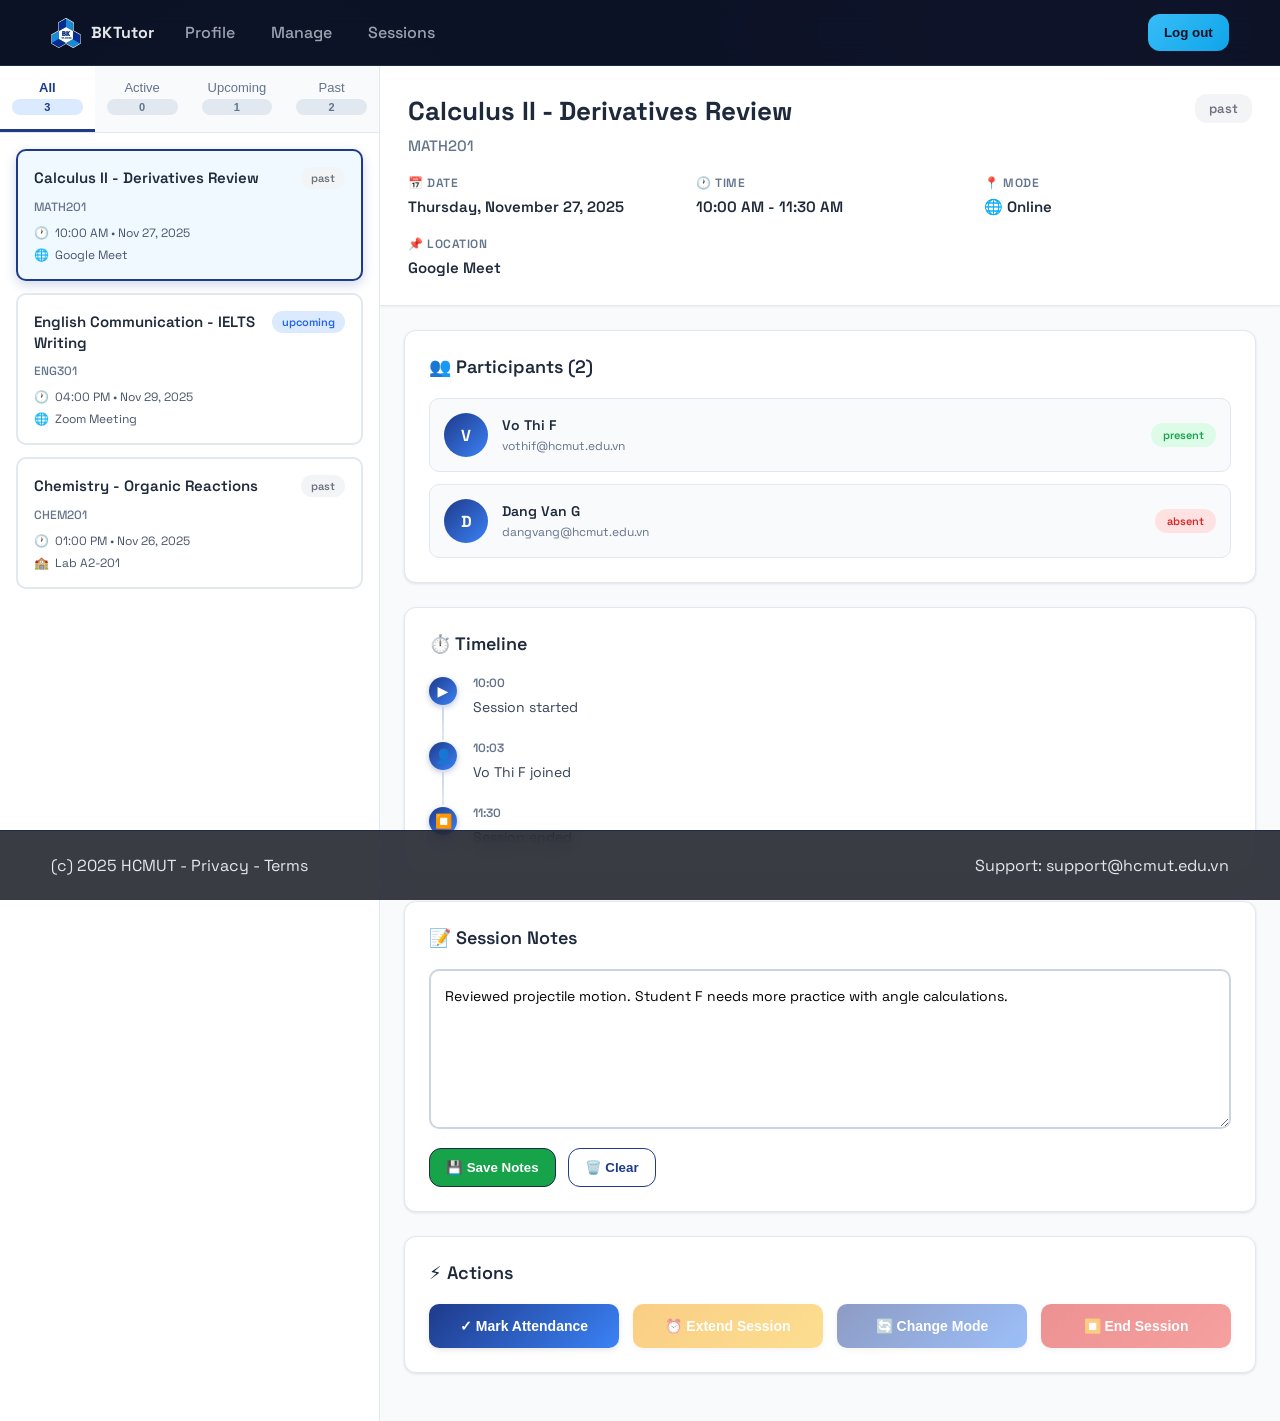
<file: html/tutor_manage_session.html>
<!DOCTYPE html>
<html lang="en">

<head>
    <meta charset="UTF-8">
    <meta name="viewport" content="width=device-width, initial-scale=1.0">
    <title>BKTutor | Sessions</title>
    <link rel="stylesheet" href="/static/css/style.css">
    <link rel="stylesheet" href="/static/css/tutor_manage_session.css">
</head>

<body>
    <header class="nav">
        <div class="container nav-inner">
            <a class="nav-brand" href="/html/tutor_management_page.html" aria-label="tutor Management Page">
                <img src="/static/images/hcmut.svg" alt="BKTutor">
                <span>BKTutor</span>
            </a>
            <nav class="nav-links">
                <a href="/html/tutor_profile.html">Profile</a>
                <a href="/html/tutor_management_page.html" class="active">Manage</a>
                <a href="/html/tutor_manage_session.html">Sessions</a>
            </nav>
            <div class="spacer"></div>
            <button id="logoutBtn" class="btn primary" type="button">Log out</button>
        </div>
    </header>

    <div id="alertBox" class="alert"></div>

    <main>
        <!-- Session List (Left Pane) -->
        <aside class="session-list">
            <div class="session-tabs">
                <button class="session-tab active" data-tab="all">
                    All
                    <span class="count">5</span>
                </button>
                <button class="session-tab" data-tab="active">
                    Active
                    <span class="count">1</span>
                </button>
                <button class="session-tab" data-tab="upcoming">
                    Upcoming
                    <span class="count">2</span>
                </button>
                <button class="session-tab" data-tab="past">
                    Past
                    <span class="count">2</span>
                </button>
            </div>

            <div class="sessions-scroll" id="sessionsContainer">
                <!-- Sessions will be rendered here -->
            </div>
        </aside>

        <!-- Session Details (Right Pane) -->
        <section class="details-pane" id="detailsPane">
            <div class="empty-state">
                <div class="empty-icon">📅</div>
                <div class="empty-text">Select a session to view details</div>
                <div class="empty-subtext">Choose from the list on the left</div>
            </div>
        </section>
    </main>

    <!-- Attendance Modal -->
    <div id="attendanceModal" class="modal">
        <div class="modal-content">
            <div class="modal-header">📋 Mark Attendance</div>
            <div class="attendance-list" id="attendanceList">
                <!-- Attendance items will be rendered here -->
            </div>
            <div class="modal-footer">
                <button class="btn secondary" id="cancelAttendanceBtn">Cancel</button>
                <button class="btn success" id="saveAttendanceBtn">💾 Save Attendance</button>
            </div>
        </div>
    </div>

    <!-- Extend Session Modal -->
    <div id="extendModal" class="modal">
        <div class="modal-content">
            <div class="modal-header">⏰ Extend Session</div>
            <p style="margin-bottom: 20px; color: #64748b;">How much time would you like to add?</p>
            <div style="display: grid; gap: 12px;">
                <button class="btn primary" onclick="confirmExtend(15)" style="justify-content: start; padding: 16px;">+
                    15 minutes</button>
                <button class="btn primary" onclick="confirmExtend(30)" style="justify-content: start; padding: 16px;">+
                    30 minutes</button>
                <button class="btn primary" onclick="confirmExtend(60)" style="justify-content: start; padding: 16px;">+
                    60 minutes</button>
            </div>
            <div class="modal-footer">
                <button class="btn secondary" id="cancelExtendBtn">Cancel</button>
            </div>
        </div>
    </div>

    <!-- Change Mode Modal -->
    <div id="changeModeModal" class="modal">
        <div class="modal-content">
            <div class="modal-header"> Change Session Mode</div>
            <div id="changeModeContent">
                <!-- Content will be dynamically generated -->
            </div>
            <div class="modal-footer">
                <button class="btn secondary" id="cancelChangeModeBtn">Cancel</button>
                <button class="btn primary" id="confirmChangeModeBtn">✓ Confirm Change</button>
            </div>
        </div>
    </div>
    <footer class="footer">
        <div class="container" style="display: flex; gap: 16px; flex-wrap: wrap; justify-content: space-between;">
            <div>(c) 2025 HCMUT - Privacy - Terms</div>
            <div>Support: <a href="mailto:support@hcmut.edu.vn">support@hcmut.edu.vn</a></div>
        </div>
    </footer>
    <script src="/static/js/tutor_manage_session.js"></script>
</body>

</html>
</file>
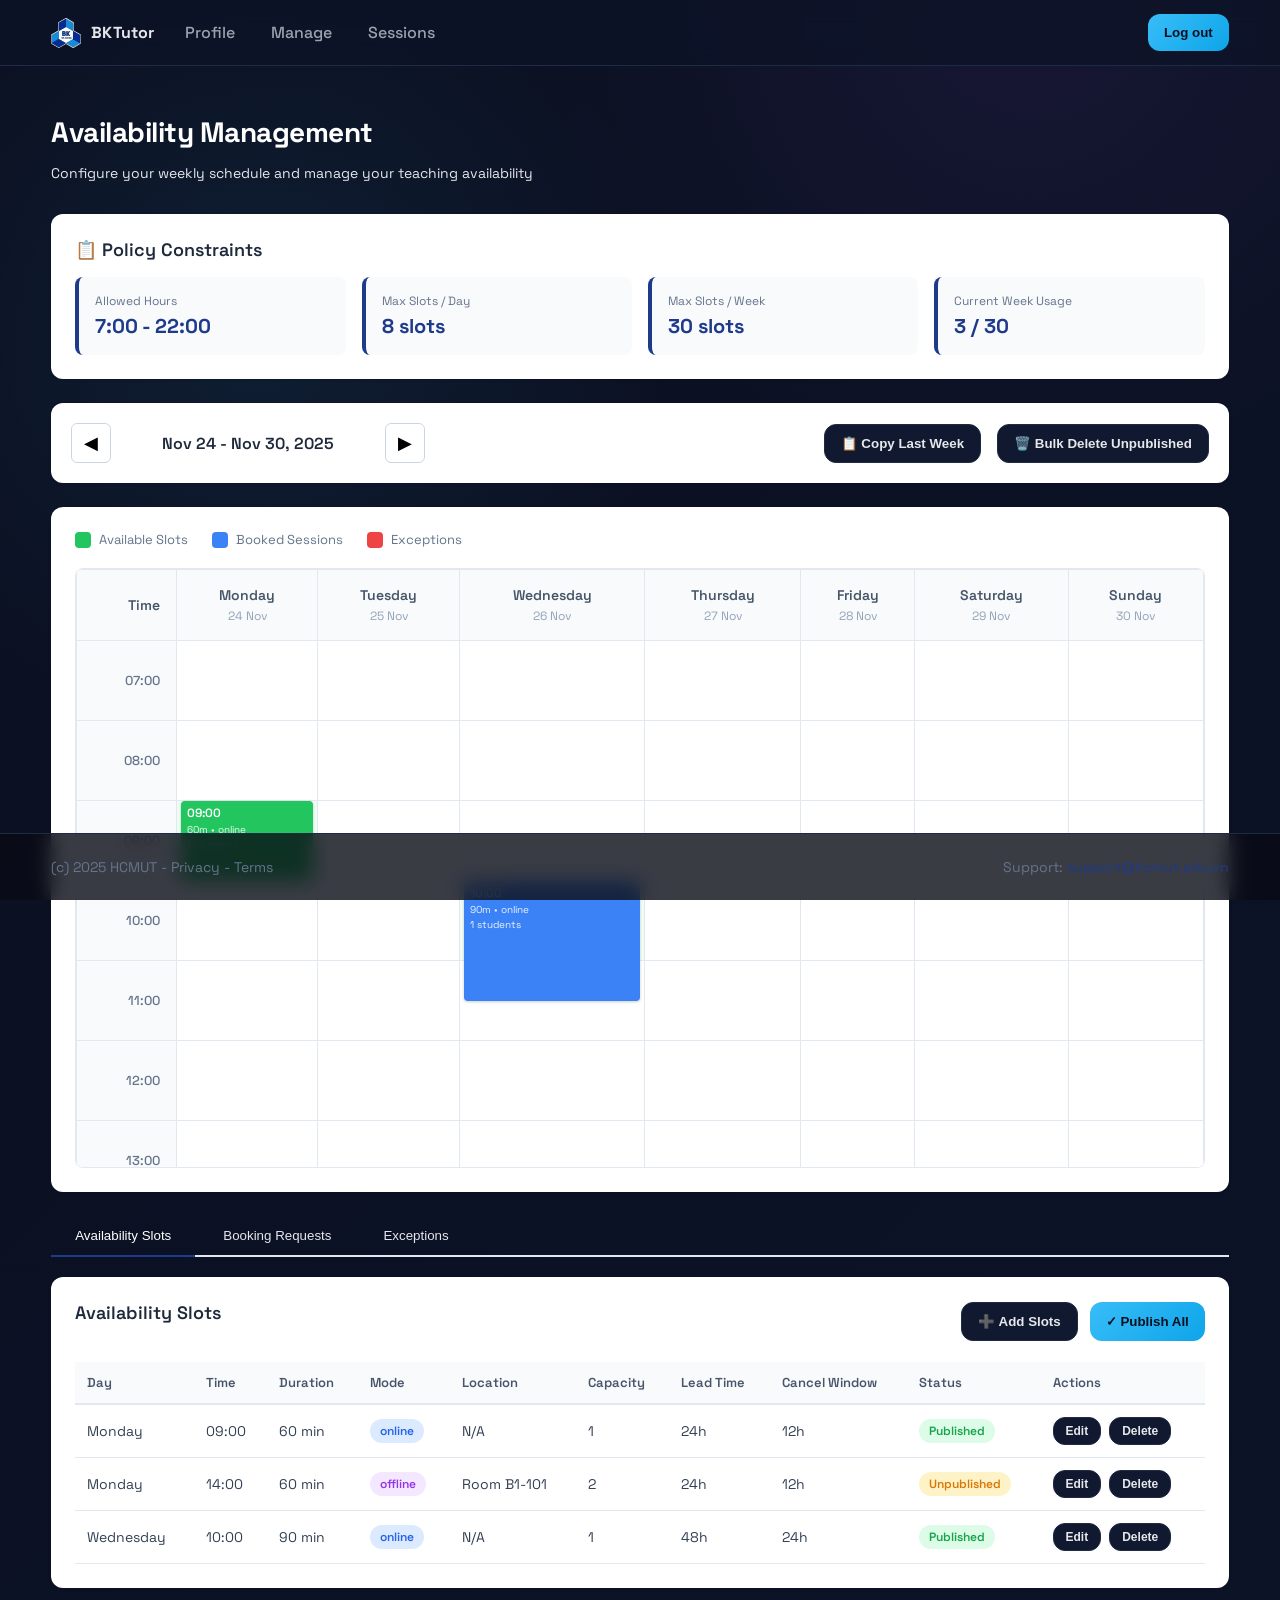
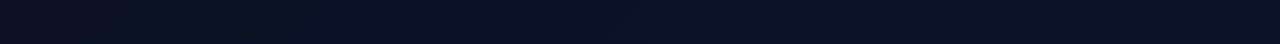
<file: html/tutor_management_page.html>
<!DOCTYPE html>
<html lang="en">

<head>
    <meta charset="UTF-8">
    <meta name="viewport" content="width=device-width, initial-scale=1.0">
    <title>BKTutor | Manage</title>
    <link rel="stylesheet" href="/static/css/style.css">
    <link rel="stylesheet" href="/static/css/tutor_management_page.css">
</head>

<body>
    <header class="nav">
        <div class="container nav-inner">
            <a class="nav-brand" href="/student.html" aria-label="student Home">
                <img src="/static/images/hcmut.svg" alt="BKTutor">
                <span>BKTutor</span>
            </a>
            <nav class="nav-links">
                <a href="/html/tutor_profile.html">Profile</a>
                <a href="/html/tutor_management_page.html" class="active">Manage</a>
                <a href="/html/tutor_manage_session.html">Sessions</a>
            </nav>
            <div class="spacer"></div>
            <button id="logoutBtn" class="btn primary" type="button">Log out</button>
        </div>
    </header>
    <main>
        <div class="container">
            <div id="alertBox" class="alert"></div>

            <div class="page-header">
                <h1>Availability Management</h1>
                <p>Configure your weekly schedule and manage your teaching availability</p>
            </div>

            <!-- Policy Limits -->
            <div class="policy-card">
                <div class="policy-header">
                    📋 Policy Constraints
                </div>
                <div class="policy-grid">
                    <div class="policy-item">
                        <div class="label">Allowed Hours</div>
                        <div class="value">7:00 - 22:00</div>
                    </div>
                    <div class="policy-item">
                        <div class="label">Max Slots / Day</div>
                        <div class="value">8 slots</div>
                    </div>
                    <div class="policy-item">
                        <div class="label">Max Slots / Week</div>
                        <div class="value">30 slots</div>
                    </div>
                    <div class="policy-item" id="weekUsageItem">
                        <div class="label">Current Week Usage</div>
                        <div class="value" id="weekUsage">0 / 30</div>
                    </div>
                </div>
            </div>

            <!-- Week Controls -->
            <div class="week-controls">
                <div class="week-nav">
                    <button id="prevWeek">◀</button>
                    <div class="week-display" id="weekDisplay">Nov 25 - Dec 1, 2025</div>
                    <button id="nextWeek">▶</button>
                </div>
                <div class="spacer"></div>
                <button class="btn secondary" id="copyLastWeek">📋 Copy Last Week</button>
                <button class="btn danger" id="bulkDeleteUnpublished">🗑️ Bulk Delete Unpublished</button>
            </div>

            <!-- Calendar -->
            <div class="calendar-card">
                <div class="calendar-legend">
                    <div class="legend-item">
                        <div class="legend-color available"></div>
                        <span>Available Slots</span>
                    </div>
                    <div class="legend-item">
                        <div class="legend-color booked"></div>
                        <span>Booked Sessions</span>
                    </div>
                    <div class="legend-item">
                        <div class="legend-color exception"></div>
                        <span>Exceptions</span>
                    </div>
                </div>
                <div id="calendarContainer"></div>
            </div>

            <!-- Tabs -->
            <div class="tabs">
                <button class="tab active" data-tab="availability">Availability Slots</button>
                <button class="tab" data-tab="requests">Booking Requests</button>
                <button class="tab" data-tab="exceptions">Exceptions</button>
            </div>

            <!-- Availability Slots Table -->
            <div class="tab-content active" id="availabilityTab">
                <div class="slots-table-card">
                    <div class="table-header">
                        <h2>Availability Slots</h2>
                        <div class="table-actions">
                            <button class="btn success" id="addSlotBtn">➕ Add Slots</button>
                            <button class="btn primary" id="publishAllBtn">✓ Publish All</button>
                        </div>
                    </div>
                    <table id="slotsTable">
                        <thead>
                            <tr>
                                <th>Day</th>
                                <th>Time</th>
                                <th>Duration</th>
                                <th>Mode</th>
                                <th>Location</th>
                                <th>Capacity</th>
                                <th>Lead Time</th>
                                <th>Cancel Window</th>
                                <th>Status</th>
                                <th>Actions</th>
                            </tr>
                        </thead>
                        <tbody id="slotsTableBody">
                            <tr>
                                <td colspan="10" style="text-align: center; padding: 40px; color: #64748b;">
                                    No availability slots configured for this week
                                </td>
                            </tr>
                        </tbody>
                    </table>
                </div>
            </div>

            <!-- Exceptions Tab -->
            <div class="tab-content" id="exceptionsTab">
                <div class="slots-table-card">
                    <div class="table-header">
                        <h2>Blackout Dates & Exceptions</h2>
                        <button class="btn success" id="addExceptionBtn">➕ Add Exception</button>
                    </div>
                    <table id="exceptionsTable">
                        <thead>
                            <tr>
                                <th>Date/Time</th>
                                <th>Reason</th>
                                <th>Actions</th>
                            </tr>
                        </thead>
                        <tbody id="exceptionsTableBody">
                            <tr>
                                <td colspan="3" style="text-align: center; padding: 40px; color: #64748b;">
                                    No exceptions configured
                                </td>
                            </tr>
                        </tbody>
                    </table>
                </div>
            </div>
        </div>
    </main>

    <!-- Add/Edit Slot Modal -->
    <div id="slotModal" class="modal">
        <div class="modal-content">
            <div class="modal-header">Add Availability Slot</div>
            <form id="slotForm">
                <div class="form-group">
                    <label>Recurrence Type</label>
                    <select id="recurrence">
                        <option value="once">One-time</option>
                        <option value="weekly">Weekly Recurring</option>
                    </select>
                </div>
                <div class="form-row">
                    <div class="form-group">
                        <label>Day</label>
                        <select id="slotDay" required>
                            <option value="">Select day</option>
                            <option value="Monday">Monday</option>
                            <option value="Tuesday">Tuesday</option>
                            <option value="Wednesday">Wednesday</option>
                            <option value="Thursday">Thursday</option>
                            <option value="Friday">Friday</option>
                            <option value="Saturday">Saturday</option>
                            <option value="Sunday">Sunday</option>
                        </select>
                    </div>
                    <div class="form-group">
                        <label>Date (if one-time)</label>
                        <input type="date" id="slotDate">
                    </div>
                </div>
                <div class="form-row">
                    <div class="form-group">
                        <label>Start Time</label>
                        <input type="time" id="startTime" required>
                    </div>
                    <div class="form-group">
                        <label>Duration (minutes)</label>
                        <select id="duration" required>
                            <option value="30">30 min</option>
                            <option value="60" selected>60 min</option>
                            <option value="90">90 min</option>
                            <option value="120">120 min</option>
                        </select>
                    </div>
                </div>
                <div class="form-row">
                    <div class="form-group">
                        <label>Mode</label>
                        <select id="mode" required>
                            <option value="online">Online</option>
                            <option value="offline">Offline</option>
                        </select>
                    </div>
                    <div class="form-group">
                        <label>Capacity</label>
                        <input type="number" id="capacity" value="1" min="1" max="10" required>
                    </div>
                </div>
                <div class="form-group">
                    <label>Location (for offline mode)</label>
                    <input type="text" id="location" placeholder="e.g., Room B1-101">
                </div>
                <div class="form-row">
                    <div class="form-group">
                        <label>Lead Time (hours)</label>
                        <input type="number" id="leadTime" value="24" min="1" required>
                    </div>
                    <div class="form-group">
                        <label>Cancel Window (hours)</label>
                        <input type="number" id="cancelWindow" value="12" min="1" required>
                    </div>
                </div>
                <div class="modal-footer">
                    <button type="button" class="btn secondary" id="cancelSlotBtn">Cancel</button>
                    <button type="submit" class="btn success">Save Slot</button>
                </div>
            </form>
        </div>
    </div>

    <!-- Add Exception Modal -->
    <div id="exceptionModal" class="modal">
        <div class="modal-content">
            <div class="modal-header">Add Exception</div>
            <form id="exceptionForm">
                <div class="form-row">
                    <div class="form-group">
                        <label>Start Date</label>
                        <input type="date" id="exceptionStartDate" required>
                    </div>
                    <div class="form-group">
                        <label>End Date</label>
                        <input type="date" id="exceptionEndDate" required>
                    </div>
                </div>
                <div class="form-row">
                    <div class="form-group">
                        <label>Start Time (optional)</label>
                        <input type="time" id="exceptionStartTime">
                    </div>
                    <div class="form-group">
                        <label>End Time (optional)</label>
                        <input type="time" id="exceptionEndTime">
                    </div>
                </div>
                <div class="form-group">
                    <label>Reason</label>
                    <textarea id="exceptionReason" rows="3" placeholder="e.g., Holiday, Conference, etc."></textarea>
                </div>
                <div class="modal-footer">
                    <button type="button" class="btn secondary" id="cancelExceptionBtn">Cancel</button>
                    <button type="submit" class="btn success">Save Exception</button>
                </div>
            </form>
        </div>
    </div>
    <footer class="footer">
        <div class="container" style="display: flex; gap: 16px; flex-wrap: wrap; justify-content: space-between;">
            <div>(c) 2025 HCMUT - Privacy - Terms</div>
            <div>Support: <a href="mailto:support@hcmut.edu.vn">support@hcmut.edu.vn</a></div>
        </div>
    </footer>
    <script src="/static/js/tutor_management_page.js"></script>
</body>

</html>
</file>
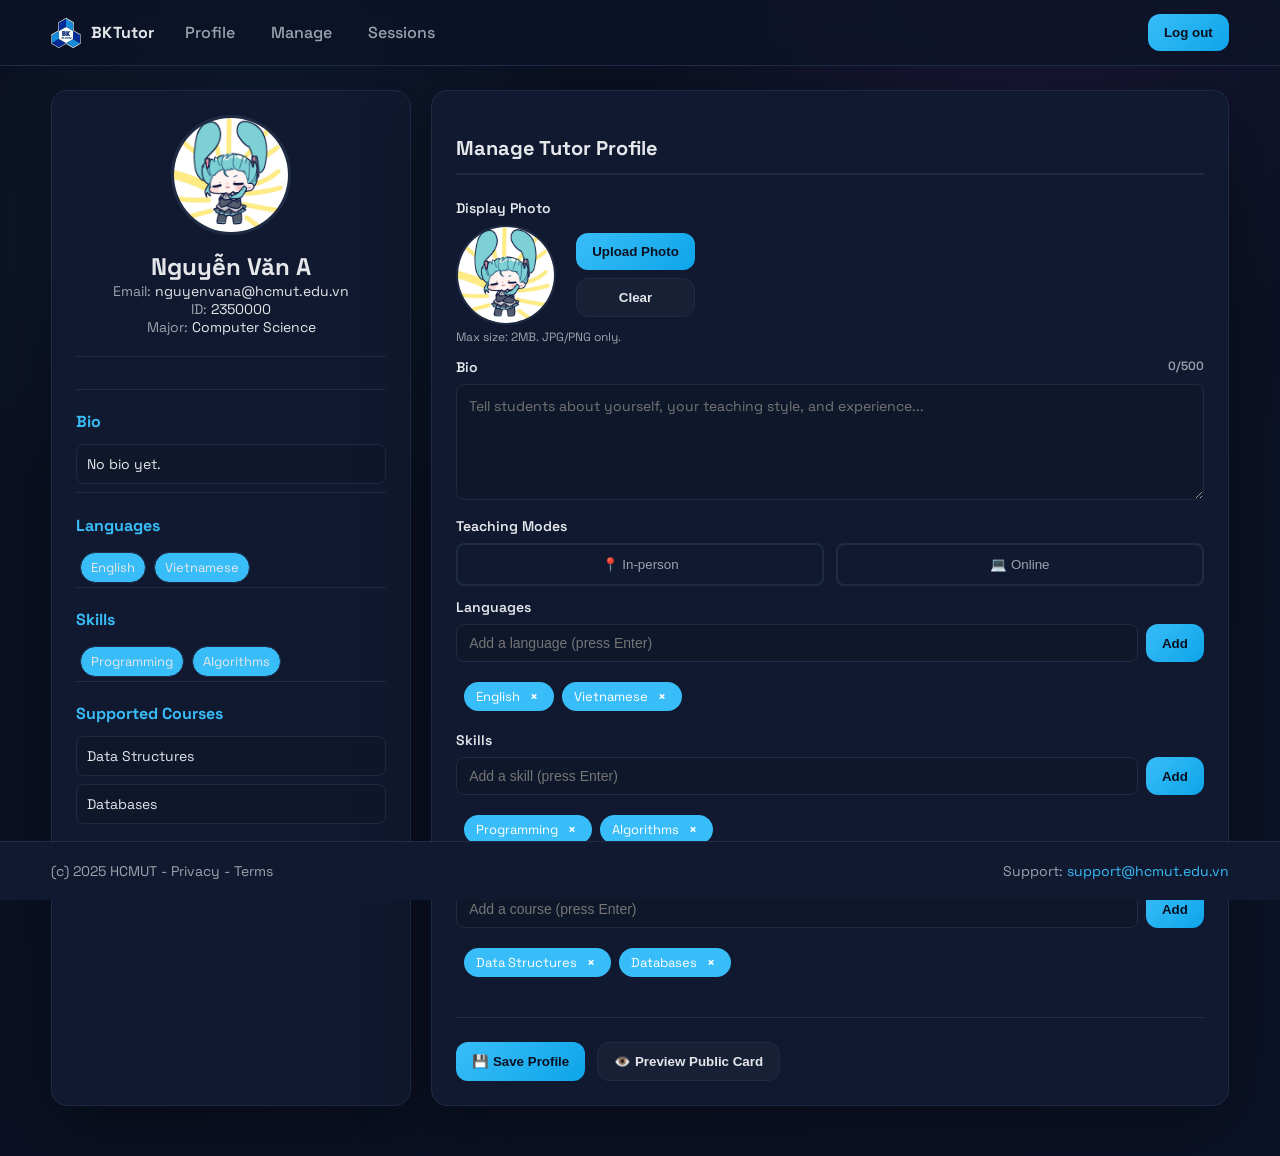
<file: html/tutor_profile.html>
<!DOCTYPE html>
<html lang="en">

<head>
    <meta charset="UTF-8">
    <meta name="viewport" content="width=device-width, initial-scale=1.0">
    <title>BKTutor | Profile</title>
    <link rel="stylesheet" href="/static/css/style.css">
    <link rel="stylesheet" href="/static/css/tutor_profile.css">
</head>

<body>
    <header class="nav">
        <div class="container nav-inner">
            <a class="nav-brand" href="/html/tutor_profile.html" aria-label="tutor Profile">
                <img src="/static/images/hcmut.svg" alt="BKTutor">
                <span>BKTutor</span>
            </a>
            <nav class="nav-links">
                <a href="/html/tutor_profile.html">Profile</a>
                <a href="/html/tutor_management_page.html" class="active">Manage</a>
                <a href="/html/tutor_manage_session.html">Sessions</a>
            </nav>
            <div class="spacer"></div>
            <button id="logoutBtn" class="btn primary" type="button">Log out</button>
        </div>
    </header>

    <main>
        <div class="container profile-grid">
            <!-- Left: Profile Preview -->
            <section class="panel">
                <div class="profile-card">
                    <div class="avatar-large">
                        <img id="profile-avatar" src="/static/images/miku-footer.jpg" alt="tutor avatar">
                    </div>
                    <div class="profile-main-text">
                        <div class="profile-name" id="profile-name">Nguyễn Văn A</div>
                        <div class="profile-line">Email: <span id="profile-email">nguyenvana@hcmut.edu.vn</span></div>
                        <div class="profile-line">ID: <span id="profile-id">2350000</span></div>
                        <div class="profile-line">Major: <span id="profile-major">Computer Science</span></div>
                    </div>
                </div>

                <div class="profile-teaching-mode">
                    <div class="btn small primary" id="preview-inperson" style="display: none;">In-person</div>
                    <div class="btn small primary" id="preview-online" style="display: none;">Online</div>
                </div>

                <div class="profile-section">
                    <h4 class="profile-subtitle">Bio</h4>
                    <div class="profile-item" id="profile-bio">No bio yet.</div>
                </div>

                <div class="profile-section">
                    <h4 class="profile-subtitle">Languages</h4>
                    <div id="preview-languages">
                        <span class="skill-tag">English</span>
                        <span class="skill-tag">Vietnamese</span>
                    </div>
                </div>

                <div class="profile-section">
                    <h4 class="profile-subtitle">Skills</h4>
                    <div id="preview-skills">
                        <span class="skill-tag">Programming</span>
                        <span class="skill-tag">Algorithms</span>
                    </div>
                </div>

                <div class="profile-section">
                    <h4 class="profile-subtitle">Supported Courses</h4>
                    <div id="preview-courses">
                        <div class="profile-item">Data Structures</div>
                        <div class="profile-item">Databases</div>
                    </div>
                </div>
            </section>

            <!-- Right: Manage Profile -->
            <section class="panel tutor-manage-panel">
                <h3>Manage Tutor Profile</h3>

                <!-- Avatar Upload -->
                <div class="form-group">
                    <label>Display Photo</label>
                    <div class="avatar-upload-area">
                        <div class="avatar-preview">
                            <img id="avatar-preview" src="/static/images/miku-footer.jpg" alt="avatar preview">
                        </div>
                        <div class="avatar-controls">
                            <input type="file" id="avatar-input" accept="image/*">
                            <button type="button" class="btn small primary"
                                onclick="document.getElementById('avatar-input').click()">Upload Photo</button>
                            <button type="button" id="avatar-clear" class="btn ghost small">Clear</button>
                        </div>
                    </div>
                    <small class="muted">Max size: 2MB. JPG/PNG only.</small>
                </div>

                <!-- Bio -->
                <div class="form-group">
                    <label for="bio-input">Bio <span class="char-count" id="bio-count">0/500</span></label>
                    <textarea id="bio-input" rows="5" maxlength="500"
                        placeholder="Tell students about yourself, your teaching style, and experience..."></textarea>
                </div>

                <!-- Teaching Modes -->
                <div class="form-group">
                    <label>Teaching Modes</label>
                    <div class="toggle-modes">
                        <button type="button" class="mode-btn" data-mode="in-person">📍 In-person</button>
                        <button type="button" class="mode-btn" data-mode="online">💻 Online</button>
                    </div>
                </div>

                <!-- Languages -->
                <div class="form-group">
                    <label>Languages</label>
                    <div class="chip-input-wrapper">
                        <input type="text" id="language-input" placeholder="Add a language (press Enter)">
                        <button type="button" class="btn small primary" onclick="addLanguage()">Add</button>
                    </div>
                    <div class="chip-list" id="languages-list">
                        <div class="chip">English<span class="remove-chip"
                                onclick="this.parentElement.remove(); updatePreview()">&times;</span></div>
                        <div class="chip">Vietnamese<span class="remove-chip"
                                onclick="this.parentElement.remove(); updatePreview()">&times;</span></div>
                    </div>
                </div>

                <!-- Skills -->
                <div class="form-group">
                    <label>Skills</label>
                    <div class="chip-input-wrapper">
                        <input type="text" id="skill-input" placeholder="Add a skill (press Enter)">
                        <button type="button" class="btn small primary" onclick="addSkill()">Add</button>
                    </div>
                    <div class="chip-list" id="skills-list">
                        <div class="chip">Programming<span class="remove-chip"
                                onclick="this.parentElement.remove(); updatePreview()">&times;</span></div>
                        <div class="chip">Algorithms<span class="remove-chip"
                                onclick="this.parentElement.remove(); updatePreview()">&times;</span></div>
                    </div>
                </div>

                <!-- Supported Courses -->
                <div class="form-group">
                    <label>Supported Courses</label>
                    <div class="chip-input-wrapper">
                        <input type="text" id="course-input" placeholder="Add a course (press Enter)">
                        <button type="button" class="btn small primary" onclick="addCourse()">Add</button>
                    </div>
                    <div class="chip-list" id="courses-list">
                        <div class="chip">Data Structures<span class="remove-chip"
                                onclick="this.parentElement.remove(); updatePreview()">&times;</span></div>
                        <div class="chip">Databases<span class="remove-chip"
                                onclick="this.parentElement.remove(); updatePreview()">&times;</span></div>
                    </div>
                </div>

                <!-- Actions -->
                <div class="form-actions">
                    <button type="button" class="btn primary" id="save-profile">💾 Save Profile</button>
                    <button type="button" class="btn ghost" id="preview-card">👁️ Preview Public Card</button>
                </div>
            </section>
        </div>
    </main>

    <footer class="footer">
        <div class="container" style="display: flex; gap: 16px; flex-wrap: wrap; justify-content: space-between;">
            <div>(c) 2025 HCMUT - Privacy - Terms</div>
            <div>Support: <a href="mailto:support@hcmut.edu.vn">support@hcmut.edu.vn</a></div>
        </div>
    </footer>
    </div>

    <script src="/static/js/tutor_profile.js"></script>
</body>

</html>
</file>
<file: static/css/style.css>
@import url("https://fonts.googleapis.com/css2?family=Space+Grotesk:wght@400;500;600;700&display=swap");

:root {
    --bg: #0b1021;
    --bg-2: #0f162c;
    --surface: #10192f;
    --surface-2: #0f172a;
    --border: #1f2a44;
    --text: #e5e7eb;
    --muted: #9ca3af;
    --accent: #38bdf8;
    --accent-2: #a855f7;
    --success: #22c55e;
    --error: #ef4444;
    --shadow: 0 20px 70px rgba(0, 0, 0, 0.35);

}

*,
*::before,
*::after {
    box-sizing: border-box;
}

body {
    margin: 0;
    min-height: 100vh;
    color: var(--text);
    font-family: "Space Grotesk", "Segoe UI", system-ui, sans-serif;
    background: radial-gradient(circle at 20% 20%, rgba(56, 189, 248, 0.08), transparent 25%),
        radial-gradient(circle at 80% 0%, rgba(168, 85, 247, 0.08), transparent 25%),
        linear-gradient(135deg, var(--bg) 0%, #0c1327 100%);
}

a {
    color: var(--accent);
    text-decoration: none;
}

img {
    max-width: 100%;
    display: block;
}

.container {
    width: min(1200px, 92vw);
    margin: 0 auto;
}

.nav {
    position: sticky;
    top: 0;
    z-index: 20;
    backdrop-filter: blur(12px);
    background: rgba(12, 19, 39, 0.75);
    border-bottom: 1px solid var(--border);
}

.nav-inner {
    display: flex;
    align-items: center;
    gap: 20px;
    padding: 14px 0;
}

.nav-brand {
    display: inline-flex;
    align-items: center;
    gap: 10px;
    font-weight: 700;
    color: var(--text);
    letter-spacing: 0.2px;
}

.nav-brand img {
    width: 30px;
    height: 30px;
    /* border-radius: 10px; */
}

.nav-links {
    display: flex;
    gap: 16px;
    align-items: center;
}

.nav-links a {
    color: var(--muted);
    font-weight: 500;
    padding: 8px 10px;
    border-radius: 8px;
    transition: color 150ms ease, background 150ms ease;
}

.nav-links a:hover {
    color: var(--text);
    background: rgba(255, 255, 255, 0.04);
}

.spacer {
    flex: 1;
}

.btn {
    display: inline-flex;
    align-items: center;
    justify-content: center;
    gap: 8px;
    padding: 11px 16px;
    border-radius: 12px;
    font-weight: 600;
    border: 1px solid var(--border);
    background: var(--surface);
    color: var(--text);
    cursor: pointer;
    transition: transform 150ms ease, box-shadow 150ms ease, border-color 150ms ease;
    white-space: nowrap;
}

.btn:hover {
    transform: translateY(-1px);
    border-color: rgba(255, 255, 255, 0.08);
    box-shadow: var(--shadow);
}

.btn.primary {
    background: linear-gradient(135deg, var(--accent) 0%, #0ea5e9 100%);
    border: none;
    color: #0b1021;
}

.btn.ghost {
    background: rgba(255, 255, 255, 0.03);
}


h1 {
    font-size: clamp(32px, 5vw, 48px);
    margin: 16px 0 12px;
    letter-spacing: -0.5px;
}

h2 {
    font-size: clamp(26px, 4vw, 34px);
    margin: 0 0 18px;
}


.footer {
    position: fixed;
    bottom: 0;
    left: 0;
    width: 100%;
    border-top: 1px solid var(--border);
    padding: 24px 0;
    background: rgba(9, 12, 22, 0.8);
    backdrop-filter: blur(10px);

}

.footer a {
    color: var(--text);
}
</file>
<file: static/css/tutor_manage_session.css>
.btn.secondary {
    background: white;
    color: #1e3a8a;
    border: 1px solid #1e3a8a;
}

.btn.secondary:hover {
    background: #f0f9ff;
}

.btn.danger {
    background: #dc2626;
    color: white;
}

.btn.danger:hover {
    background: #b91c1c;
}

.btn.success {
    background: #16a34a;
    color: white;
}

.btn.success:hover {
    background: #15803d;
}

.btn.warning {
    background: #f59e0b;
    color: white;
}

.btn.warning:hover {
    background: #d97706;
}

.btn:disabled {
    opacity: 0.5;
    cursor: not-allowed;
}

.alert {
    padding: 12px 16px;
    border-radius: 8px;
    margin: 16px 24px;
    display: none;
    animation: slideDown 0.3s;
}

@keyframes slideDown {
    from {
        opacity: 0;
        transform: translateY(-10px);
    }

    to {
        opacity: 1;
        transform: translateY(0);
    }
}

.alert.active {
    display: block;
}

.alert.success {
    background: #dcfce7;
    color: #166534;
    border: 1px solid #bbf7d0;
}

.alert.error {
    background: #fee2e2;
    color: #991b1b;
    border: 1px solid #fecaca;
}

.alert.warning {
    background: #fef3c7;
    color: #92400e;
    border: 1px solid #fde68a;
}

main {
    flex: 1;
    display: flex;
    overflow: hidden;
}

.session-list {
    flex: 0 0 380px;
    background: white;
    border-right: 1px solid #e2e8f0;
    display: flex;
    flex-direction: column;
    overflow: hidden;
}

.session-tabs {
    display: flex;
    border-bottom: 1px solid #e2e8f0;
    background: #f8fafc;
}

.session-tab {
    flex: 1;
    padding: 14px 12px;
    border: none;
    background: none;
    cursor: pointer;
    font-weight: 500;
    color: #64748b;
    border-bottom: 3px solid transparent;
    transition: all 0.2s;
    font-size: 13px;
    text-align: center;
}

.session-tab:hover {
    color: #1e3a8a;
    background: white;
}

.session-tab.active {
    color: #1e3a8a;
    border-bottom-color: #1e3a8a;
    background: white;
    font-weight: 600;
}

.session-tab .count {
    display: block;
    margin-top: 4px;
    padding: 2px 8px;
    background: #e2e8f0;
    border-radius: 12px;
    font-size: 11px;
    font-weight: 600;
}

.session-tab.active .count {
    background: #dbeafe;
    color: #1e3a8a;
}

.sessions-scroll {
    flex: 1;
    overflow-y: auto;
    padding: 16px;
}

.session-item {
    padding: 16px;
    border: 2px solid #e2e8f0;
    border-radius: 10px;
    margin-bottom: 12px;
    cursor: pointer;
    transition: all 0.2s;
    background: white;
}

.session-item:hover {
    border-color: #1e3a8a;
    box-shadow: 0 4px 12px rgba(30, 58, 138, 0.15);
    transform: translateY(-2px);
}

.session-item.active {
    border-color: #1e3a8a;
    background: #f0f9ff;
    box-shadow: 0 4px 12px rgba(30, 58, 138, 0.2);
}

.session-item-header {
    display: flex;
    justify-content: space-between;
    align-items: start;
    margin-bottom: 10px;
    gap: 8px;
}

.session-item-title {
    font-weight: 600;
    color: #1e293b;
    font-size: 15px;
    line-height: 1.4;
    flex: 1;
}

.session-item-course {
    font-size: 12px;
    color: #64748b;
    margin-bottom: 10px;
    font-weight: 500;
}

.session-item-time {
    font-size: 12px;
    color: #475569;
    display: flex;
    align-items: center;
    gap: 6px;
    margin-bottom: 6px;
}

.session-item-mode {
    font-size: 12px;
    color: #475569;
    display: flex;
    align-items: center;
    gap: 6px;
}

.badge {
    display: inline-block;
    padding: 4px 10px;
    border-radius: 12px;
    font-size: 11px;
    font-weight: 600;
    white-space: nowrap;
}

.badge.active {
    background: #dcfce7;
    color: #16a34a;
    animation: pulse-badge 2s infinite;
}

@keyframes pulse-badge {

    0%,
    100% {
        opacity: 1;
    }

    50% {
        opacity: 0.8;
    }
}

.badge.upcoming {
    background: #dbeafe;
    color: #2563eb;
}

.badge.past {
    background: #f3f4f6;
    color: #6b7280;
}

.details-pane {
    flex: 1;
    background: #f8fafc;
    overflow-y: auto;
    display: flex;
    flex-direction: column;
}

.session-header {
    background: white;
    padding: 28px;
    border-bottom: 1px solid #e2e8f0;
    box-shadow: 0 1px 3px rgba(0, 0, 0, 0.05);
}

.session-title-row {
    display: flex;
    justify-content: space-between;
    align-items: start;
    margin-bottom: 20px;
}

.session-title {
    font-size: 26px;
    font-weight: 700;
    color: #1e293b;
    margin-bottom: 8px;
}

.session-course {
    font-size: 15px;
    color: #64748b;
    font-weight: 500;
}

.in-progress-banner {
    background: linear-gradient(135deg, #16a34a 0%, #15803d 100%);
    color: white;
    padding: 14px 20px;
    border-radius: 10px;
    display: flex;
    align-items: center;
    gap: 12px;
    margin-bottom: 20px;
    animation: pulse-banner 2s infinite;
    box-shadow: 0 4px 12px rgba(22, 163, 74, 0.3);
}

@keyframes pulse-banner {

    0%,
    100% {
        opacity: 1;
    }

    50% {
        opacity: 0.95;
    }
}

.banner-dot {
    width: 12px;
    height: 12px;
    background: white;
    border-radius: 50%;
    animation: blink 1.5s infinite;
}

@keyframes blink {

    0%,
    100% {
        opacity: 1;
    }

    50% {
        opacity: 0.3;
    }
}

.session-meta {
    display: grid;
    grid-template-columns: repeat(auto-fit, minmax(220px, 1fr));
    gap: 20px;
}

.meta-item {
    display: flex;
    flex-direction: column;
    gap: 6px;
}

.meta-label {
    font-size: 12px;
    color: #64748b;
    font-weight: 600;
    text-transform: uppercase;
    letter-spacing: 0.5px;
}

.meta-value {
    font-size: 15px;
    color: #1e293b;
    font-weight: 600;
}

.session-content {
    flex: 1;
    padding: 24px;
}

.content-card {
    background: white;
    border-radius: 12px;
    padding: 24px;
    margin-bottom: 24px;
    box-shadow: 0 1px 3px rgba(0, 0, 0, 0.1);
    border: 1px solid #e2e8f0;
}

.card-header {
    font-size: 18px;
    font-weight: 600;
    color: #1e293b;
    margin-bottom: 20px;
    display: flex;
    align-items: center;
    gap: 10px;
}

.participants-list {
    display: flex;
    flex-direction: column;
    gap: 12px;
}

.participant-item {
    display: flex;
    align-items: center;
    gap: 14px;
    padding: 14px;
    background: #f8fafc;
    border-radius: 10px;
    border: 1px solid #e2e8f0;
    transition: all 0.2s;
}

.participant-item:hover {
    background: #f0f9ff;
    border-color: #bae6fd;
}

.participant-avatar {
    width: 44px;
    height: 44px;
    border-radius: 50%;
    background: linear-gradient(135deg, #1e3a8a 0%, #3b82f6 100%);
    color: white;
    display: flex;
    align-items: center;
    justify-content: center;
    font-weight: 700;
    font-size: 16px;
    flex-shrink: 0;
}

.participant-info {
    flex: 1;
}

.participant-name {
    font-weight: 600;
    color: #1e293b;
    font-size: 14px;
    margin-bottom: 4px;
}

.participant-email {
    font-size: 12px;
    color: #64748b;
}

.participant-status {
    padding: 5px 12px;
    border-radius: 14px;
    font-size: 11px;
    font-weight: 600;
}

.participant-status.present {
    background: #dcfce7;
    color: #16a34a;
}

.participant-status.absent {
    background: #fee2e2;
    color: #dc2626;
}

.participant-status.pending {
    background: #fef3c7;
    color: #d97706;
}

.join-link-box {
    padding: 18px;
    background: linear-gradient(135deg, #f0f9ff 0%, #e0f2fe 100%);
    border: 2px solid #bae6fd;
    border-radius: 10px;
    display: flex;
    align-items: center;
    gap: 14px;
}

.join-link-icon {
    width: 40px;
    height: 40px;
    background: #0284c7;
    border-radius: 8px;
    display: flex;
    align-items: center;
    justify-content: center;
    font-size: 20px;
    flex-shrink: 0;
}

.join-link-text {
    flex: 1;
    font-family: 'Courier New', monospace;
    font-size: 13px;
    color: #0c4a6e;
    word-break: break-all;
    font-weight: 500;
}

.copy-btn {
    padding: 10px 18px;
    background: #0284c7;
    color: white;
    border: none;
    border-radius: 8px;
    cursor: pointer;
    font-weight: 600;
    font-size: 13px;
    white-space: nowrap;
    transition: all 0.2s;
    display: flex;
    align-items: center;
    gap: 6px;
}

.copy-btn:hover {
    background: #0369a1;
    transform: translateY(-1px);
    box-shadow: 0 4px 8px rgba(2, 132, 199, 0.3);
}

.timeline {
    display: flex;
    flex-direction: column;
    gap: 18px;
}

.timeline-item {
    display: flex;
    gap: 16px;
    position: relative;
}

.timeline-item::before {
    content: '';
    position: absolute;
    left: 13px;
    top: 32px;
    bottom: -18px;
    width: 2px;
    background: linear-gradient(to bottom, #cbd5e1, #e2e8f0);
}

.timeline-item:last-child::before {
    display: none;
}

.timeline-dot {
    width: 28px;
    height: 28px;
    border-radius: 50%;
    background: linear-gradient(135deg, #1e3a8a 0%, #3b82f6 100%);
    display: flex;
    align-items: center;
    justify-content: center;
    color: white;
    font-size: 14px;
    flex-shrink: 0;
    margin-top: 2px;
    box-shadow: 0 2px 6px rgba(30, 58, 138, 0.3);
}

.timeline-content {
    flex: 1;
    padding-bottom: 4px;
}

.timeline-time {
    font-size: 12px;
    color: #64748b;
    margin-bottom: 6px;
    font-weight: 600;
}

.timeline-text {
    font-size: 14px;
    color: #334155;
    line-height: 1.5;
}

.notes-editor {
    width: 100%;
    min-height: 160px;
    padding: 14px;
    border: 2px solid #cbd5e1;
    border-radius: 10px;
    font-size: 14px;
    font-family: inherit;
    resize: vertical;
    line-height: 1.6;
    transition: border-color 0.2s;
}

.notes-editor:focus {
    outline: none;
    border-color: #1e3a8a;
    box-shadow: 0 0 0 3px rgba(30, 58, 138, 0.1);
}

.notes-actions {
    display: flex;
    gap: 12px;
    margin-top: 14px;
}

.action-grid {
    display: grid;
    grid-template-columns: repeat(auto-fit, minmax(180px, 1fr));
    gap: 14px;
}

.action-btn {
    padding: 14px 20px;
    border: none;
    border-radius: 10px;
    font-weight: 600;
    cursor: pointer;
    transition: all 0.2s;
    font-size: 14px;
    display: flex;
    align-items: center;
    justify-content: center;
    gap: 8px;
    box-shadow: 0 2px 6px rgba(0, 0, 0, 0.1);
}

.action-btn:hover:not(:disabled) {
    transform: translateY(-2px);
    box-shadow: 0 4px 12px rgba(0, 0, 0, 0.15);
}

.action-btn.primary {
    background: linear-gradient(135deg, #1e3a8a 0%, #3b82f6 100%);
    color: white;
}

.action-btn.success {
    background: linear-gradient(135deg, #16a34a 0%, #22c55e 100%);
    color: white;
}

.action-btn.warning {
    background: linear-gradient(135deg, #f59e0b 0%, #fbbf24 100%);
    color: white;
}

.action-btn.danger {
    background: linear-gradient(135deg, #dc2626 0%, #ef4444 100%);
    color: white;
}

.action-btn:disabled {
    opacity: 0.5;
    cursor: not-allowed;
    transform: none;
}

.empty-state {
    text-align: center;
    padding: 80px 20px;
    color: #64748b;
}

.empty-icon {
    font-size: 72px;
    margin-bottom: 20px;
    opacity: 0.3;
}

.empty-text {
    font-size: 18px;
    font-weight: 500;
    color: #475569;
}

.empty-subtext {
    font-size: 14px;
    color: #94a3b8;
    margin-top: 8px;
}

.modal {
    display: none;
    position: fixed;
    top: 0;
    left: 0;
    width: 100%;
    height: 100%;
    background: rgba(0, 0, 0, 0.6);
    z-index: 1000;
    align-items: center;
    justify-content: center;
    backdrop-filter: blur(4px);
}

.modal.active {
    display: flex;
}

.modal-content {
    background: white;
    border-radius: 16px;
    padding: 32px;
    max-width: 600px;
    width: 90%;
    max-height: 90vh;
    overflow-y: auto;
    box-shadow: 0 20px 60px rgba(0, 0, 0, 0.3);
    animation: modalSlideIn 0.3s;
}

@keyframes modalSlideIn {
    from {
        opacity: 0;
        transform: translateY(-30px);
    }

    to {
        opacity: 1;
        transform: translateY(0);
    }
}

.modal-header {
    font-size: 22px;
    font-weight: 700;
    margin-bottom: 24px;
    color: #1e293b;
}

.modal-footer {
    display: flex;
    gap: 12px;
    justify-content: flex-end;
    margin-top: 28px;
    padding-top: 24px;
    border-top: 1px solid #e2e8f0;
}

.attendance-list {
    display: flex;
    flex-direction: column;
    gap: 12px;
}

.attendance-item {
    display: flex;
    align-items: center;
    gap: 14px;
    padding: 14px;
    background: #f8fafc;
    border-radius: 10px;
    border: 1px solid #e2e8f0;
}

.attendance-checkbox {
    width: 22px;
    height: 22px;
    cursor: pointer;
}

@media (max-width: 1024px) {
    .session-list {
        flex: 0 0 320px;
    }

    .session-meta {
        grid-template-columns: 1fr 1fr;
    }
}

@media (max-width: 768px) {
    main {
        flex-direction: column;
    }

    .session-list {
        flex: 0 0 auto;
        max-height: 40vh;
    }

    .details-pane {
        flex: 1;
    }

    .session-tabs {
        overflow-x: auto;
    }

    .session-tab {
        flex: 0 0 auto;
        min-width: 80px;
    }

    .action-grid {
        grid-template-columns: 1fr;
    }
}
</file>
<file: static/css/tutor_management_page.css>
main {
    flex: 1;
    padding: 32px 24px;
}

.page-header {
    margin-bottom: 32px;
}

.page-header h1 {
    font-size: 28px;
    color: white;
    margin-bottom: 8px;
}

.page-header p {
    color: var(--text);
    font-size: 14px;
}

.policy-card {
    background: white;
    border-radius: 12px;
    padding: 24px;
    margin-bottom: 24px;
    box-shadow: 0 1px 3px rgba(0, 0, 0, 0.1);
}

.policy-header {
    font-size: 18px;
    font-weight: 600;
    color: #1e293b;
    margin-bottom: 16px;
    display: flex;
    align-items: center;
    gap: 8px;
}

.policy-grid {
    display: grid;
    grid-template-columns: repeat(auto-fit, minmax(200px, 1fr));
    gap: 16px;
}

.policy-item {
    padding: 16px;
    background: #f8fafc;
    border-radius: 8px;
    border-left: 4px solid #1e3a8a;
}

.policy-item .label {
    font-size: 12px;
    color: #64748b;
    margin-bottom: 4px;
}

.policy-item .value {
    font-size: 20px;
    font-weight: 700;
    color: #1e3a8a;
}

.policy-item.warning {
    border-left-color: #f59e0b;
}

.policy-item.warning .value {
    color: #f59e0b;
}

.policy-item.danger {
    border-left-color: #dc2626;
}

.policy-item.danger .value {
    color: #dc2626;
}

.week-controls {
    background: white;
    border-radius: 12px;
    padding: 20px;
    margin-bottom: 24px;
    box-shadow: 0 1px 3px rgba(0, 0, 0, 0.1);
    display: flex;
    align-items: center;
    gap: 16px;
    flex-wrap: wrap;
}

.week-nav {
    display: flex;
    align-items: center;
    gap: 12px;
}

.week-nav button {
    padding: 8px 12px;
    background: white;
    border: 1px solid #cbd5e1;
    border-radius: 6px;
    cursor: pointer;
    font-size: 18px;
    transition: all 0.2s;
}

.week-nav button:hover {
    background: #f1f5f9;
}

.week-display {
    font-size: 16px;
    font-weight: 600;
    color: #1e293b;
    min-width: 250px;
    text-align: center;
}

.calendar-card {
    background: white;
    border-radius: 12px;
    padding: 24px;
    margin-bottom: 24px;
    box-shadow: 0 1px 3px rgba(0, 0, 0, 0.1);
}

.calendar-legend {
    display: flex;
    gap: 24px;
    margin-bottom: 20px;
    flex-wrap: wrap;
}

.legend-item {
    display: flex;
    align-items: center;
    gap: 8px;
    font-size: 13px;
    color: #64748b;
}

.legend-color {
    width: 16px;
    height: 16px;
    border-radius: 4px;
}

.legend-color.available {
    background: #22c55e;
}

.legend-color.booked {
    background: #3b82f6;
}

.legend-color.exception {
    background: #ef4444;
}

.calendar {
    width: 100%;
    border-collapse: collapse;
    background: white;
}

.calendar-wrapper {
    max-height: 600px;
    overflow-y: auto;
    border: 1px solid #e2e8f0;
    border-radius: 8px;
}

.calendar th {
    background: #f8fafc;
    padding: 16px 8px;
    text-align: center;
    font-weight: 600;
    font-size: 14px;
    color: #475569;
    border: 1px solid #e2e8f0;
    position: sticky;
    top: 0;
    z-index: 10;
}

.calendar th.time-header {
    width: 100px;
    text-align: right;
    padding-right: 16px;
}

.calendar td {
    border: 1px solid #e2e8f0;
    min-height: 80px;
    height: 80px;
    vertical-align: top;
    position: relative;
    background: white;
    padding: 4px;
}

.calendar td.time-cell {
    text-align: right;
    padding-right: 16px;
    font-size: 13px;
    color: #64748b;
    background: #f8fafc;
    font-weight: 500;
    vertical-align: middle;
    position: sticky;
    left: 0;
    z-index: 5;
}

.calendar td.day-cell {
    cursor: pointer;
    transition: background 0.2s;
    position: relative;
}

.calendar td.day-cell:hover {
    background: #f8fafc;
}

.calendar td.day-cell.disabled {
    background: #f1f5f9;
    cursor: not-allowed;
}

.calendar td.day-cell.has-slots {
    background: #f0fdf4;
}

.slot {
    position: absolute;
    left: 4px;
    right: 4px;
    background: #22c55e;
    color: white;
    border-radius: 4px;
    padding: 6px 8px;
    font-size: 11px;
    cursor: pointer;
    transition: all 0.2s;
    overflow: hidden;
    box-shadow: 0 1px 3px rgba(0, 0, 0, 0.2);
    z-index: 2;
}

.slot:hover {
    background: #16a34a;
    box-shadow: 0 2px 6px rgba(0, 0, 0, 0.3);
    z-index: 3;
}

.slot.booked {
    background: #3b82f6;
}

.slot.booked:hover {
    background: #2563eb;
}

.slot.exception {
    background: #ef4444;
}

.slot.exception:hover {
    background: #dc2626;
}

.slot .slot-time {
    font-weight: 600;
    font-size: 12px;
}

.slot .slot-details {
    font-size: 10px;
    margin-top: 2px;
    opacity: 0.9;
}

.slot {
    background: #22c55e;
    color: white;
    border-radius: 4px;
    padding: 4px 6px;
    font-size: 11px;
    margin-bottom: 2px;
    cursor: pointer;
    transition: all 0.2s;
}

.slot:hover {
    background: #16a34a;
}

.slot.booked {
    background: #3b82f6;
}

.slot.booked:hover {
    background: #2563eb;
}

.slot.exception {
    background: #ef4444;
}

.slot.exception:hover {
    background: #dc2626;
}

.slots-table-card {
    background: white;
    border-radius: 12px;
    padding: 24px;
    margin-bottom: 24px;
    box-shadow: 0 1px 3px rgba(0, 0, 0, 0.1);
}

.table-header {
    display: flex;
    justify-content: space-between;
    align-items: center;
    margin-bottom: 20px;
}

.table-header h2 {
    font-size: 18px;
    font-weight: 600;
    color: #1e293b;
}

.table-actions {
    display: flex;
    gap: 12px;
}

table {
    width: 100%;
    border-collapse: collapse;
}

thead {
    background: #f8fafc;
}

th {
    padding: 12px;
    text-align: left;
    font-size: 13px;
    font-weight: 600;
    color: #475569;
    border-bottom: 2px solid #e2e8f0;
}

td {
    padding: 12px;
    border-bottom: 1px solid #e2e8f0;
    font-size: 14px;
    color: #334155;
}

.badge {
    display: inline-block;
    padding: 4px 10px;
    border-radius: 12px;
    font-size: 12px;
    font-weight: 600;
}

.badge.published {
    background: #dcfce7;
    color: #16a34a;
}

.badge.unpublished {
    background: #fef3c7;
    color: #d97706;
}

.badge.online {
    background: #dbeafe;
    color: #2563eb;
}

.badge.offline {
    background: #f3e8ff;
    color: #9333ea;
}

.action-buttons {
    display: flex;
    gap: 8px;
}

.action-buttons button {
    padding: 6px 12px;
    font-size: 12px;
}

.modal {
    display: none;
    position: fixed;
    top: 0;
    left: 0;
    width: 100%;
    height: 100%;
    background: rgba(0, 0, 0, 0.5);
    z-index: 1000;
    align-items: center;
    justify-content: center;
}

.modal.active {
    display: flex;
}

.modal-content {
    background: white;
    border-radius: 12px;
    padding: 32px;
    max-width: 600px;
    width: 90%;
    max-height: 90vh;
    overflow-y: auto;
}

.modal-header {
    font-size: 20px;
    font-weight: 600;
    margin-bottom: 24px;
    color: #1e293b;
}

.form-group {
    margin-bottom: 20px;
}

.form-group label {
    display: block;
    margin-bottom: 8px;
    font-weight: 500;
    color: #334155;
    font-size: 14px;
}

.form-group input,
.form-group select,
.form-group textarea {
    width: 100%;
    padding: 10px 12px;
    border: 1px solid #cbd5e1;
    border-radius: 6px;
    font-size: 14px;
    transition: border 0.2s;
}

.form-group input:focus,
.form-group select:focus,
.form-group textarea:focus {
    outline: none;
    border-color: #1e3a8a;
}

.form-row {
    display: grid;
    grid-template-columns: 1fr 1fr;
    gap: 16px;
}

.checkbox-group {
    display: flex;
    align-items: center;
    gap: 8px;
}

.checkbox-group input[type="checkbox"] {
    width: auto;
}

.modal-footer {
    display: flex;
    gap: 12px;
    justify-content: flex-end;
    margin-top: 24px;
    padding-top: 24px;
    border-top: 1px solid #e2e8f0;
}

.alert {
    padding: 12px 16px;
    border-radius: 8px;
    margin-bottom: 20px;
    display: none;
}

.alert.active {
    display: block;
}

.alert.success {
    background: #dcfce7;
    color: #166534;
    border: 1px solid #bbf7d0;
}

.alert.error {
    background: #fee2e2;
    color: #991b1b;
    border: 1px solid #fecaca;
}

.alert.warning {
    background: #fef3c7;
    color: #92400e;
    border: 1px solid #fde68a;
}

.footer {
    background: rgba(9, 12, 22, 0.8);
    /* border-top: 1px solid #e5e7eb; */
    padding: 24px;
    margin-top: auto;
    color: #64748b;
    font-size: 14px;
    z-index: 10;
}

.footer a {
    color: #1e3a8a;
    text-decoration: none;
}

.footer a:hover {
    text-decoration: underline;
}

.tabs {
    display: flex;
    gap: 4px;
    margin-bottom: 20px;
    border-bottom: 2px solid #e2e8f0;
}

.tab {
    padding: 12px 24px;
    background: none;
    border: none;
    cursor: pointer;
    font-weight: 500;
    color: var(--text);
    border-bottom: 2px solid transparent;
    margin-bottom: -2px;
    transition: all 0.2s;
}

.tab:hover {
    color: #1e3a8a;
}

.tab.active {
    color: white;
    border-bottom-color: #1e3a8a;
}

.tab-content {
    display: none;
}

.tab-content.active {
    display: block;
}

.loading {
    text-align: center;
    padding: 40px;
    color: #64748b;
}

.spinner {
    border: 3px solid #f3f4f6;
    border-top: 3px solid #1e3a8a;
    border-radius: 50%;
    width: 40px;
    height: 40px;
    animation: spin 1s linear infinite;
    margin: 0 auto 16px;
}

@keyframes spin {
    0% {
        transform: rotate(0deg);
    }

    100% {
        transform: rotate(360deg);
    }
}

@media (max-width: 768px) {
    .policy-grid {
        grid-template-columns: 1fr;
    }

    .week-controls {
        flex-direction: column;
    }

    .calendar {
        font-size: 11px;
    }

    .form-row {
        grid-template-columns: 1fr;
    }

    table {
        font-size: 12px;
    }

    th,
    td {
        padding: 8px 4px;
    }
}
</file>
<file: static/css/tutor_profile.css>
.profile-grid {
            display: grid;
            grid-template-columns: 360px 1fr;
            gap: 20px;
            padding: 24px 0 50px;
        }

        .panel {
            background: var(--surface);
            border: 1px solid var(--border);
            border-radius: 16px;
            padding: 24px;
            box-shadow: var(--shadow);
        }

        .profile-card {
            display: flex;
            flex-direction: column;
            align-items: center;
            text-align: center;
            gap: 16px;
            padding-bottom: 20px;
            border-bottom: 1px solid var(--border);
        }

        .avatar-large {
            position: relative;
        }

        .avatar-large img {
            width: 120px;
            height: 120px;
            border-radius: 50%;
            border: 3px solid var(--border);
            object-fit: cover;
        }

        .profile-name {
            font-size: 24px;
            font-weight: 700;
        }

        .profile-line {
            font-size: 14px;
            color: var(--muted);
        }

        .profile-line span {
            color: var(--text);
        }

        .profile-teaching-mode {
            display: flex;
            gap: 8px;
            margin: 16px 0;
            justify-content: center;
        }

        .profile-section {
            border-top: 1px solid var(--border);
        }

        .profile-subtitle {
            font-size: 16px;
            font-weight: 700;
            margin-bottom: 12px;
            color: var(--accent);
        }

        .profile-item {
            padding: 10px;
            border: 1px solid var(--border);
            border-radius: 8px;
            background: var(--surface-2);
            margin-bottom: 8px;
            font-size: 14px;
        }

        .skill-tag {
            display: inline-block;
            padding: 6px 10px;
            background: var(--accent);
            border: 1px solid var(--border);
            border-radius: 16px;
            font-size: 13px;
            margin: 4px;
        }

        .tutor-manage-panel h3 {
            margin-bottom: 24px;
            font-size: 20px;
            padding-bottom: 12px;
            border-bottom: 2px solid var(--border);
        }

        .form-group {
            margin-bottom: 12px;
        }

        .form-group label {
            display: block;
            font-weight: 600;
            margin-bottom: 8px;
            font-size: 14px;
        }

        .char-count {
            color: var(--muted);
            font-size: 12px;
            float: right;
        }

        .avatar-upload-area {
            display: flex;
            align-items: center;
            gap: 20px;
        }

        .avatar-preview {
            position: relative;
            width: 100px;
            height: 100px;
            border-radius: 50%;
            overflow: hidden;
            border: 2px solid var(--border);
        }

        .avatar-preview img {
            width: 100%;
            height: 100%;
            object-fit: cover;
        }

        .avatar-controls {
            display: flex;
            flex-direction: column;
            gap: 8px;
        }

        input[type="file"] {
            display: none;
        }

        textarea {
            width: 100%;
            padding: 12px;
            border: 1px solid var(--border);
            border-radius: 8px;
            background: var(--surface-2);
            color: var(--text);
            font-family: inherit;
            font-size: 14px;
            resize: vertical;
        }

        textarea:focus {
            outline: none;
            border-color: var(--accent);
        }

        .toggle-modes {
            display: flex;
            gap: 12px;
        }

        .mode-btn {
            flex: 1;
            padding: 12px;
            border: 2px solid var(--border);
            background: transparent;
            color: var(--muted);
            border-radius: 8px;
            cursor: pointer;
            transition: all 0.2s;
        }

        .mode-btn.active {
            background: var(--accent);
            border-color: var(--accent);
            color: white;
        }

        .chip-input-wrapper {
            display: flex;
            gap: 8px;
            margin-bottom: 12px;
        }

        .chip-input-wrapper input {
            flex: 1;
            padding: 10px 12px;
            border: 1px solid var(--border);
            border-radius: 8px;
            background: var(--surface-2);
            color: var(--text);
            font-size: 14px;
        }

        .chip-input-wrapper input:focus {
            outline: none;
            border-color: var(--accent);
        }

        .chip-list {
            display: flex;
            flex-wrap: wrap;
            gap: 8px;
            min-height: 40px;
            padding: 8px;
            /* border: 1px solid var(--border); */
            border-radius: 8px;
            /* background: var(--surface-2); */
        }

        .chip {
            display: inline-flex;
            align-items: center;
            gap: 6px;
            padding: 6px 12px;
            background: var(--accent);
            border-radius: 16px;
            font-size: 13px;
            color: white;
        }

        .remove-chip {
            cursor: pointer;
            font-weight: bold;
            padding: 0 4px;
            border-radius: 50%;
            transition: background 0.2s;
        }

        .remove-chip:hover {
            background: rgba(255, 255, 255, 0.2);
        }

        .form-actions {
            display: flex;
            gap: 12px;
            margin-top: 32px;
            padding-top: 24px;
            border-top: 1px solid var(--border);
        }

        .toast {
            position: fixed;
            top: 80px;
            right: 20px;
            padding: 16px 20px;
            border-radius: 8px;
            background: var(--surface);
            border: 1px solid var(--border);
            box-shadow: 0 10px 25px rgba(0, 0, 0, 0.3);
            z-index: 1000;
            animation: slideIn 0.3s ease;
        }

        .toast.success {
            border-left: 4px solid var(--success);
        }

        .toast.error {
            border-left: 4px solid var(--error);
        }

        @keyframes slideIn {
            from {
                transform: translateX(400px);
                opacity: 0;
            }
            to {
                transform: translateX(0);
                opacity: 1;
            }
        }

        .footer {
            background: var(--surface);
            border-top: 1px solid var(--border);
            padding: 20px 0;
            margin-top: 40px;
            font-size: 14px;
            color: var(--muted);
        }

        .footer a {
            color: var(--accent);
            text-decoration: none;
        }

        .muted {
            color: var(--muted);
            font-size: 12px;
            margin-top: 4px;
        }

        @media (max-width: 1024px) {
            .profile-grid {
                grid-template-columns: 1fr;
            }
        }
</file>
